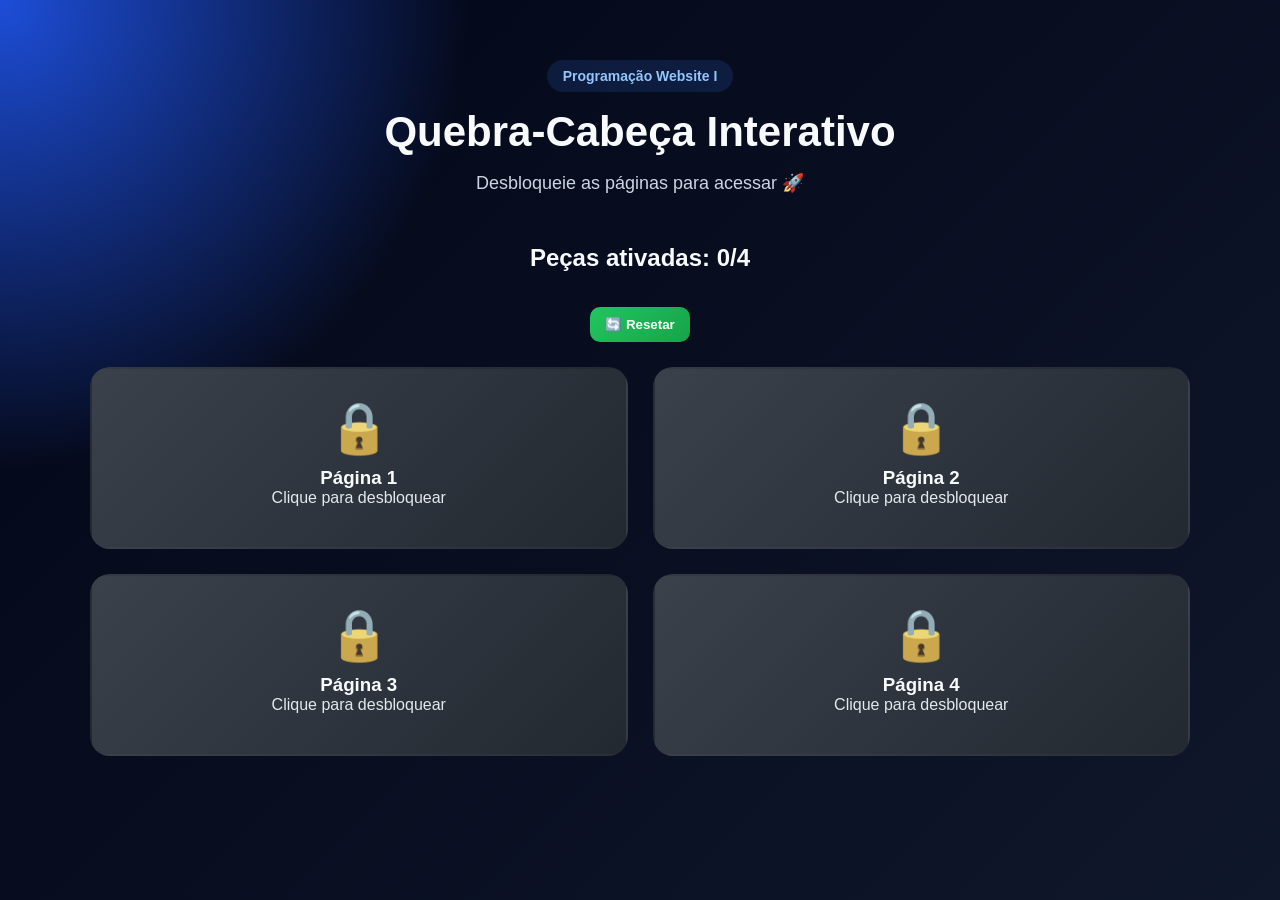
<file: ExemploDOM/index.html>
<!DOCTYPE html>
<html lang="pt-BR">
<head>
  <meta charset="UTF-8">
  <meta name="viewport" content="width=device-width, initial-scale=1.0">
  <title>Quebra-Cabeça Interativo</title>
  <link rel="stylesheet" href="css/style.css">
</head>
<body>

  <main class="container">

    <section class="hero">
      <p class="tag">Programação Website I</p>
      <h1>Quebra-Cabeça Interativo</h1>
      <p class="descricao">
        Desbloqueie as páginas para acessar 🚀
      </p>
    </section>

    <section class="area-projeto">

      <div class="contador-box">
        <h2>Peças ativadas: <span id="contador">0</span>/4</h2>

        <!-- MENSAGEM FINAL -->
        <p id="mensagemFinal" style="text-align:center; margin-top:20px; font-weight:bold;"></p>

        <!-- 🔄 BOTÃO RESET (ADICIONADO AQUI) -->
        <button id="reset" style="
          margin-top:15px;
          padding:10px 15px;
          border:none;
          border-radius:10px;
          background: linear-gradient(135deg, #22c55e, #16a34a);
          color:white;
          font-weight:bold;
          cursor:pointer;
        ">
          🔄 Resetar
        </button>

      </div>

      <div class="grid-pecas">

        <!-- PEÇA 1 -->
        <div class="peca bloqueada">
          <span class="icone">🔒</span>
          <h3>Página 1</h3>
          <p class="texto">Clique para desbloquear</p>

          <a href="aula.html" target="_blank">
            <button class="btn-abrir">Ir para página</button>
          </a>
        </div>

        <!-- PEÇA 2 -->
        <div class="peca bloqueada">
          <span class="icone">🔒</span>
          <h3>Página 2</h3>
          <p class="texto">Clique para desbloquear</p>

          <a href="aula2.html" target="_blank">
            <button class="btn-abrir">Ir para página</button>
          </a>
        </div>

        <!-- PEÇA 3 -->
        <div class="peca bloqueada">
          <span class="icone">🔒</span>
          <h3>Página 3</h3>
          <p class="texto">Clique para desbloquear</p>
          <button class="btn-abrir">Ir para página</button>
        </div>

        <!-- PEÇA 4 -->
        <div class="peca bloqueada">
          <span class="icone">🔒</span>
          <h3>Página 4</h3>
          <p class="texto">Clique para desbloquear</p>
          <button class="btn-abrir">Ir para página</button>
        </div>

      </div>

    </section>

  </main>

  <script src="js/script.js"></script>
</body>
</html>
</file>
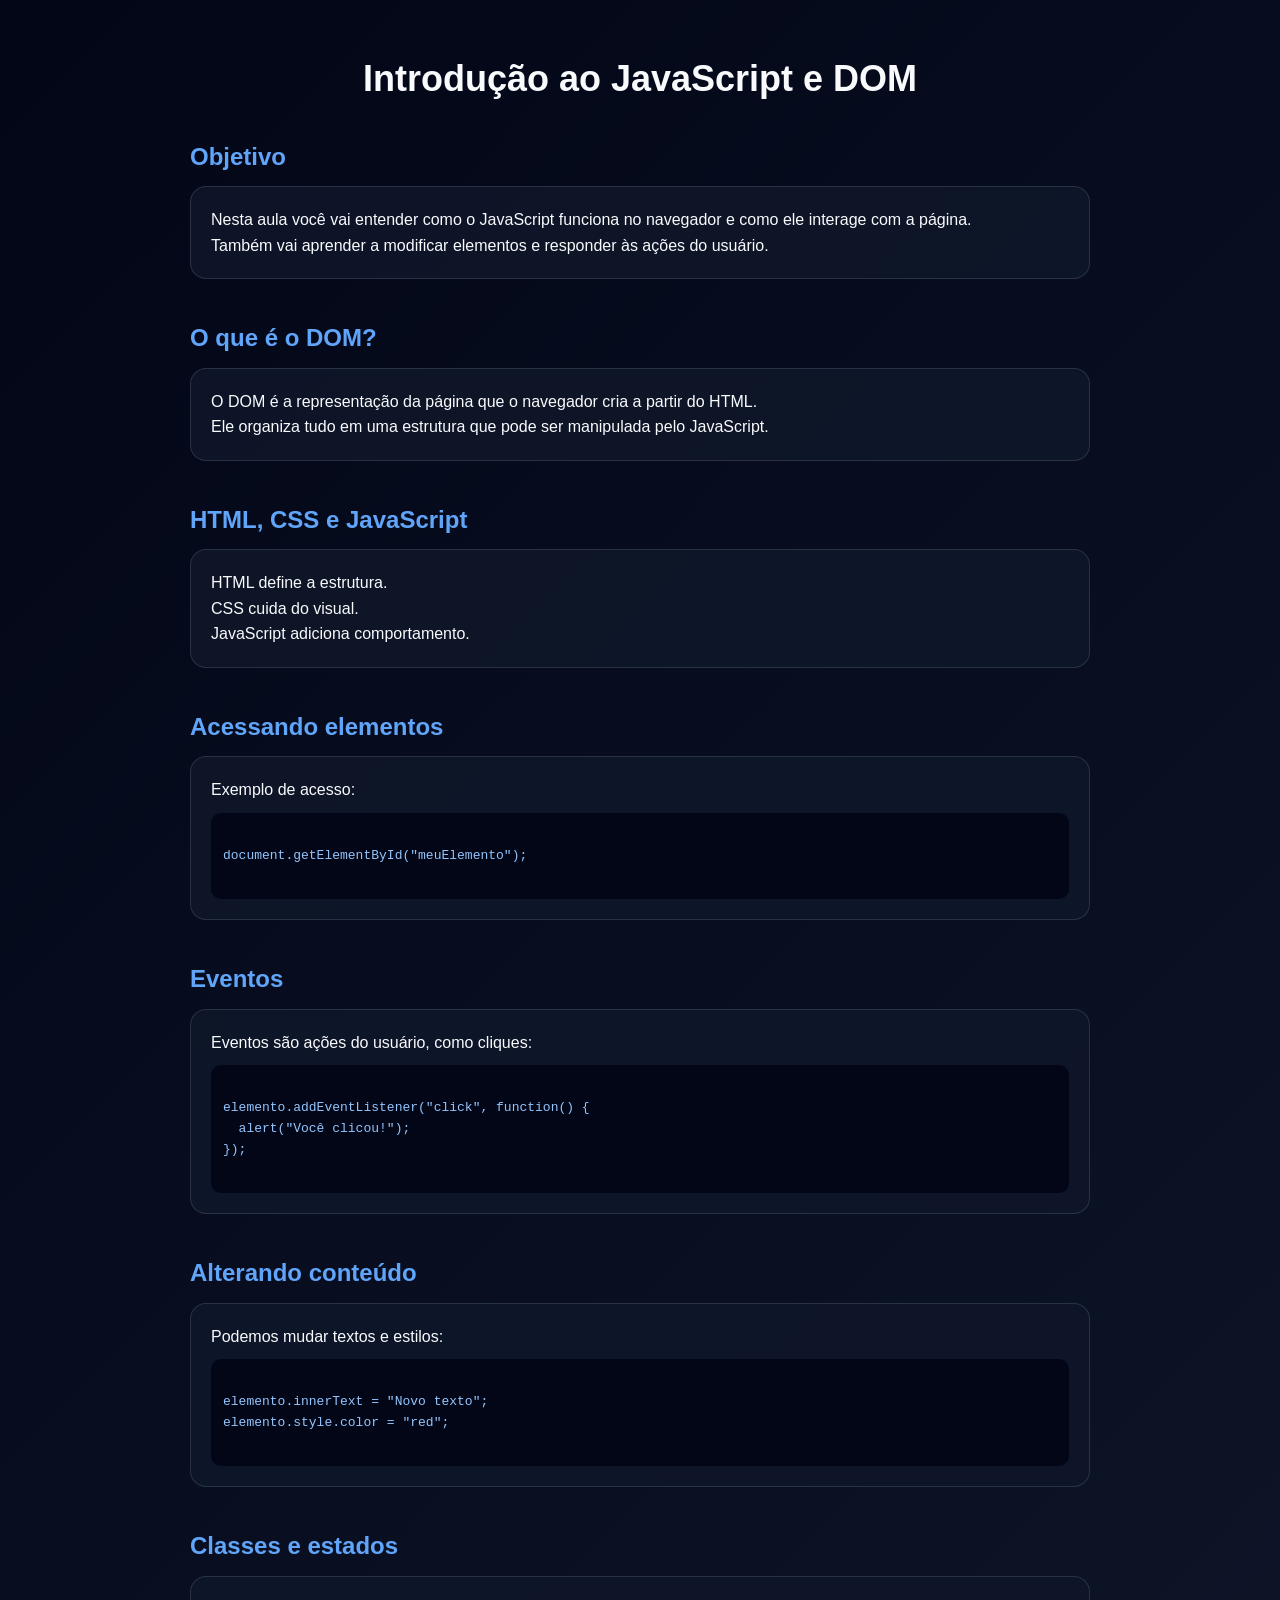
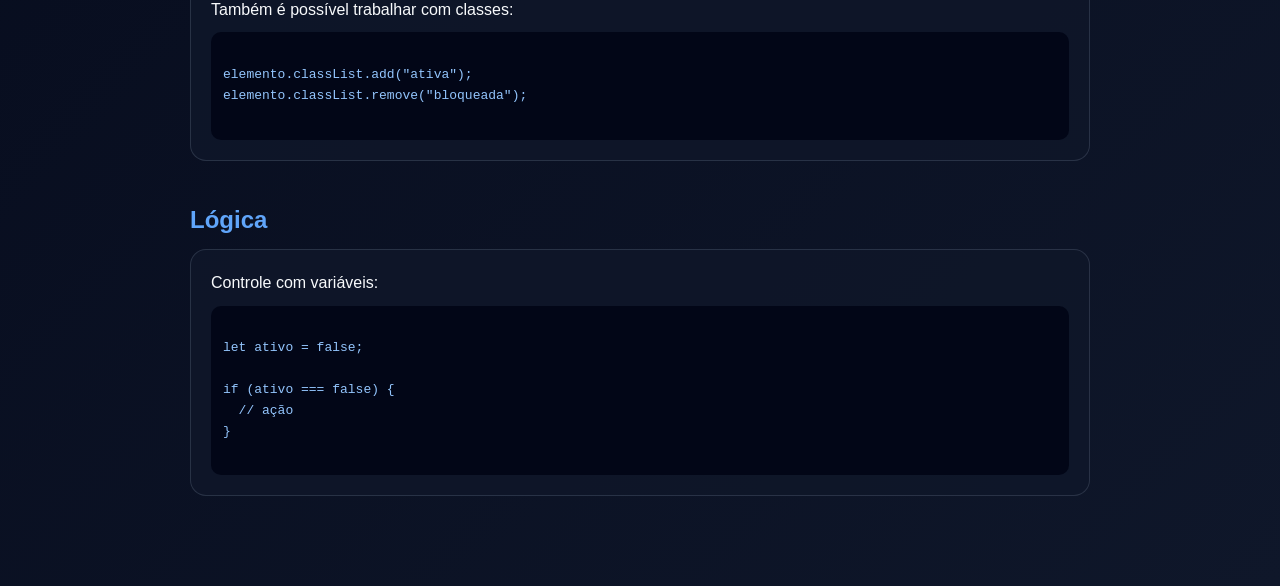
<file: ExemploDOM/aula.html>
<!DOCTYPE html>
<html lang="pt-BR">
<head>
  <meta charset="UTF-8">
  <meta name="viewport" content="width=device-width, initial-scale=1.0">
  <title>Aula - JavaScript e DOM</title>

  <!-- LINK DO CSS -->
  <link rel="stylesheet" href="css/aula.css">
</head>
<body>

  <main class="container">

    <h1>Introdução ao JavaScript e DOM</h1>

    <section>
      <h2> Objetivo</h2>
      <div class="card">
        <p>Nesta aula você vai entender como o JavaScript funciona no navegador e como ele interage com a página.</p>
        <p>Também vai aprender a modificar elementos e responder às ações do usuário.</p>
      </div>
    </section>

    <section>
      <h2> O que é o DOM?</h2>
      <div class="card">
        <p>O DOM é a representação da página que o navegador cria a partir do HTML.</p>
        <p>Ele organiza tudo em uma estrutura que pode ser manipulada pelo JavaScript.</p>
      </div>
    </section>

    <section>
      <h2> HTML, CSS e JavaScript</h2>
      <div class="card">
        <p>HTML define a estrutura.</p>
        <p>CSS cuida do visual.</p>
        <p>JavaScript adiciona comportamento.</p>
      </div>
    </section>

    <section>
      <h2> Acessando elementos</h2>
      <div class="card">
        <p>Exemplo de acesso:</p>

        <pre><code>
document.getElementById("meuElemento");
        </code></pre>
      </div>
    </section>

    <section>
      <h2> Eventos</h2>
      <div class="card">
        <p>Eventos são ações do usuário, como cliques:</p>

        <pre><code>
elemento.addEventListener("click", function() {
  alert("Você clicou!");
});
        </code></pre>
      </div>
    </section>

    <section>
      <h2> Alterando conteúdo</h2>
      <div class="card">
        <p>Podemos mudar textos e estilos:</p>

        <pre><code>
elemento.innerText = "Novo texto";
elemento.style.color = "red";
        </code></pre>
      </div>
    </section>

    <section>
      <h2> Classes e estados</h2>
      <div class="card">
        <p>Também é possível trabalhar com classes:</p>

        <pre><code>
elemento.classList.add("ativa");
elemento.classList.remove("bloqueada");
        </code></pre>
      </div>
    </section>

    <section>
      <h2> Lógica</h2>
      <div class="card">
        <p>Controle com variáveis:</p>

        <pre><code>
let ativo = false;

if (ativo === false) {
  // ação
}
        </code></pre>
      </div>
    </section>

  </main>

</body>
</html>
</file>
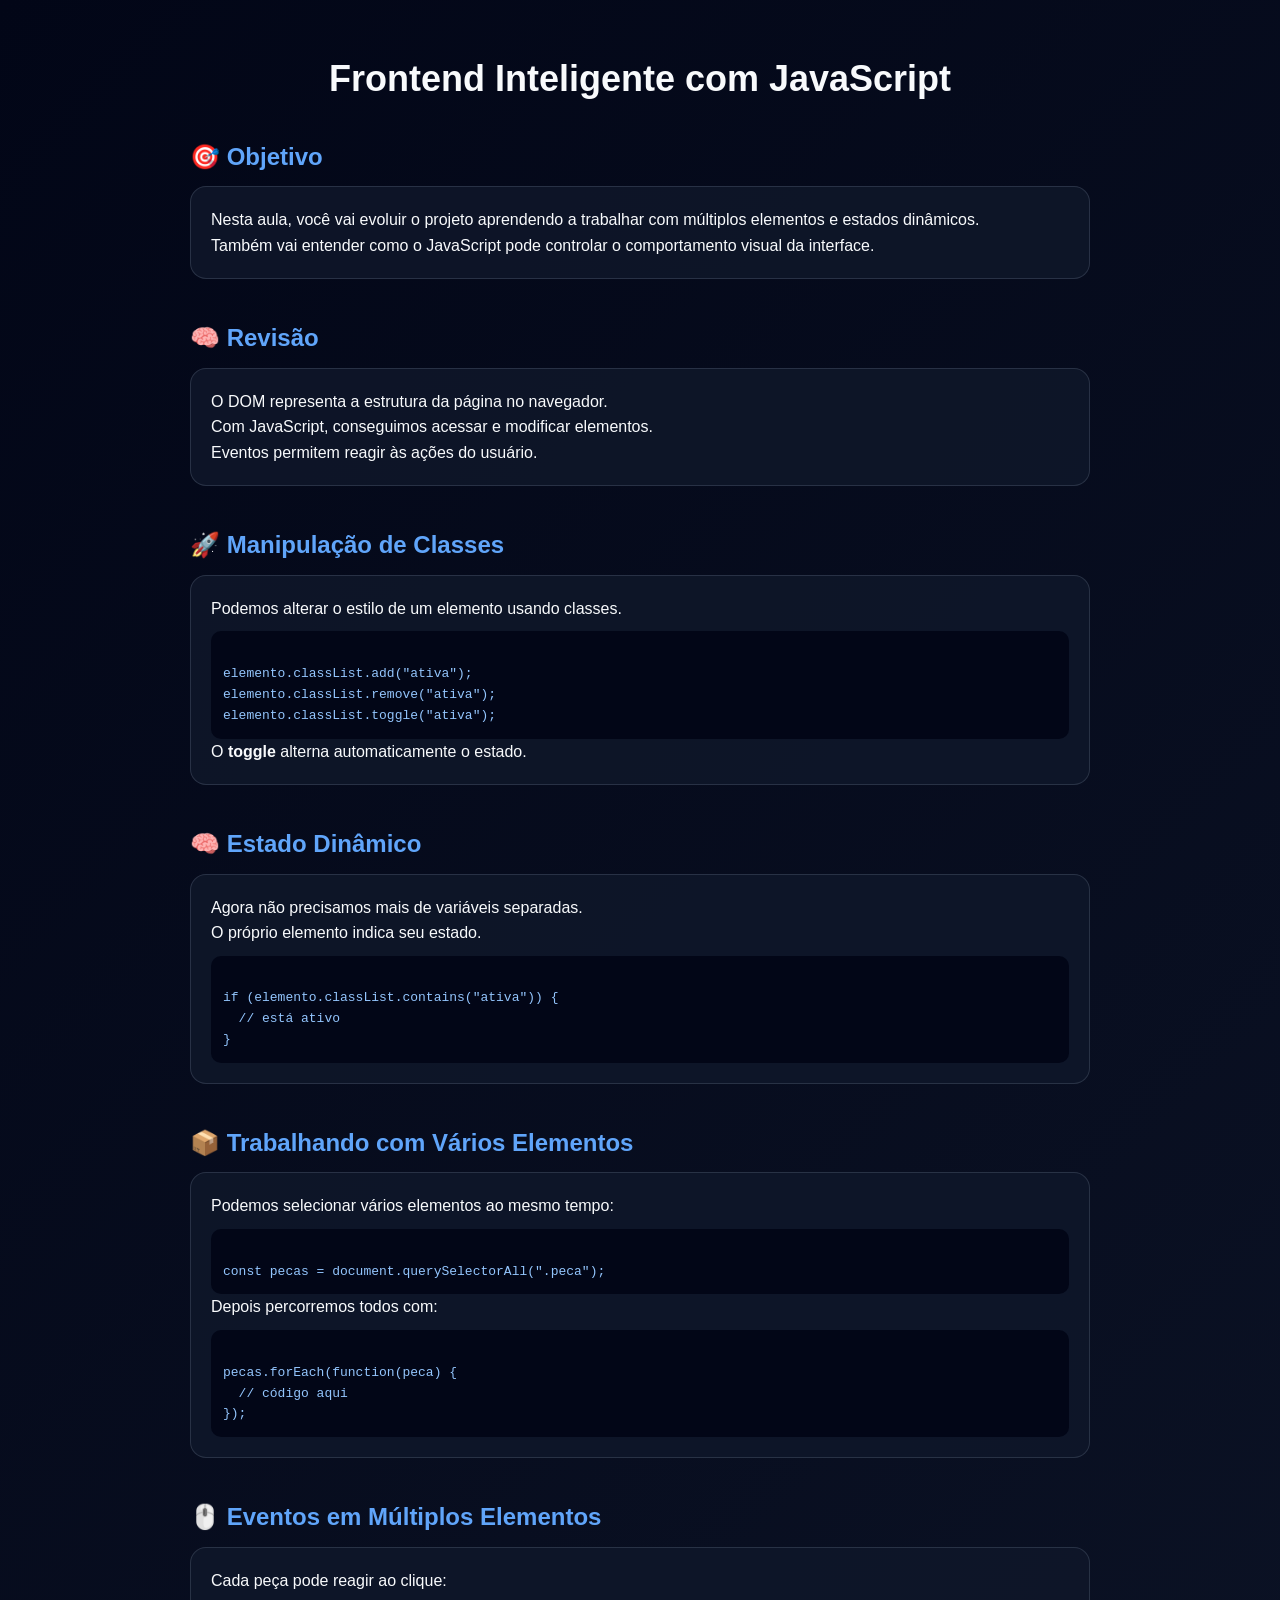
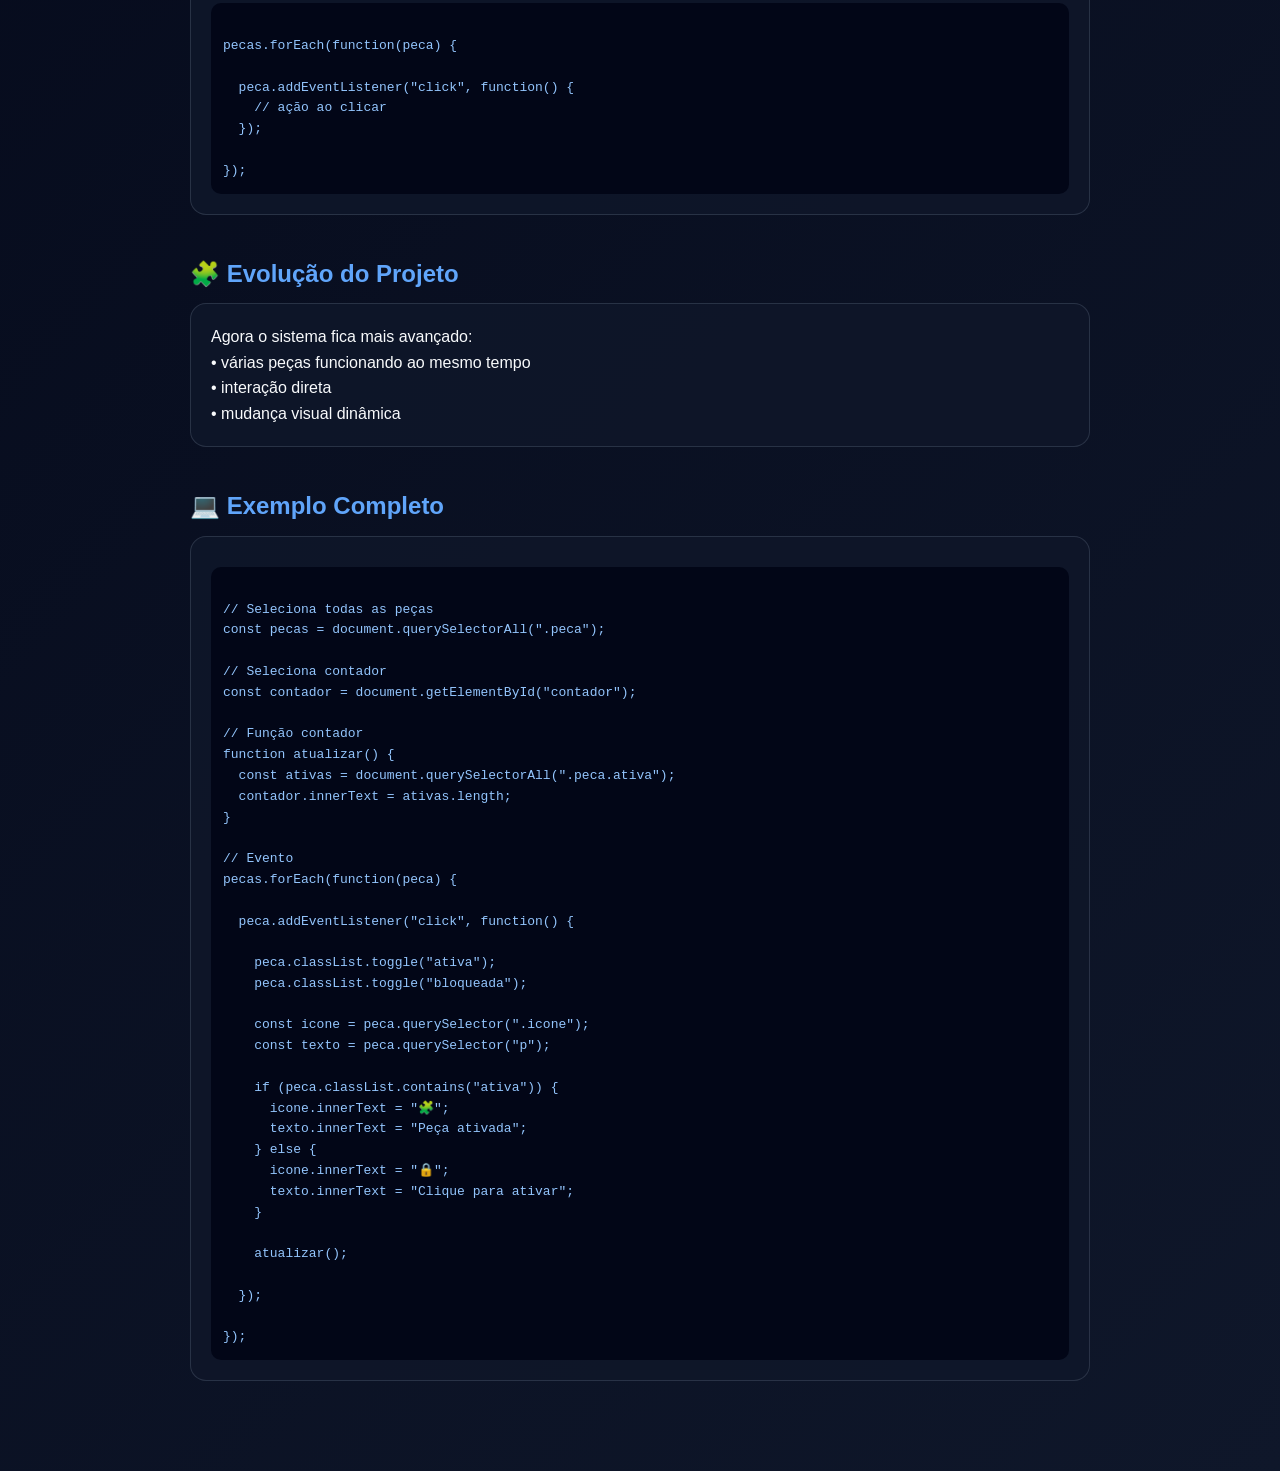
<file: ExemploDOM/aula2.html>
<!DOCTYPE html>
<html lang="pt-BR">
<head>
  <meta charset="UTF-8">
  <meta name="viewport" content="width=device-width, initial-scale=1.0">
  <title>Aula 2 - Frontend Inteligente</title>

  <link rel="stylesheet" href="css/aula.css">
</head>
<body>

  <main class="container">

    <h1>Frontend Inteligente com JavaScript</h1>

    <section>
      <h2>🎯 Objetivo</h2>
      <div class="card">
        <p>Nesta aula, você vai evoluir o projeto aprendendo a trabalhar com múltiplos elementos e estados dinâmicos.</p>
        <p>Também vai entender como o JavaScript pode controlar o comportamento visual da interface.</p>
      </div>
    </section>

    <section>
      <h2>🧠 Revisão</h2>
      <div class="card">
        <p>O DOM representa a estrutura da página no navegador.</p>
        <p>Com JavaScript, conseguimos acessar e modificar elementos.</p>
        <p>Eventos permitem reagir às ações do usuário.</p>
      </div>
    </section>

    <section>
      <h2>🚀 Manipulação de Classes</h2>
      <div class="card">
        <p>Podemos alterar o estilo de um elemento usando classes.</p>

<pre><code>
elemento.classList.add("ativa");
elemento.classList.remove("ativa");
elemento.classList.toggle("ativa");
</code></pre>

        <p>O <strong>toggle</strong> alterna automaticamente o estado.</p>
      </div>
    </section>

    <section>
      <h2>🧠 Estado Dinâmico</h2>
      <div class="card">
        <p>Agora não precisamos mais de variáveis separadas.</p>
        <p>O próprio elemento indica seu estado.</p>

<pre><code>
if (elemento.classList.contains("ativa")) {
  // está ativo
}
</code></pre>

      </div>
    </section>

    <section>
      <h2>📦 Trabalhando com Vários Elementos</h2>
      <div class="card">
        <p>Podemos selecionar vários elementos ao mesmo tempo:</p>

<pre><code>
const pecas = document.querySelectorAll(".peca");
</code></pre>

        <p>Depois percorremos todos com:</p>

<pre><code>
pecas.forEach(function(peca) {
  // código aqui
});
</code></pre>

      </div>
    </section>

    <section>
      <h2>🖱️ Eventos em Múltiplos Elementos</h2>
      <div class="card">
        <p>Cada peça pode reagir ao clique:</p>

<pre><code>
pecas.forEach(function(peca) {

  peca.addEventListener("click", function() {
    // ação ao clicar
  });

});
</code></pre>

      </div>
    </section>

    <section>
      <h2>🧩 Evolução do Projeto</h2>
      <div class="card">
        <p>Agora o sistema fica mais avançado:</p>
        <p>• várias peças funcionando ao mesmo tempo</p>
        <p>• interação direta</p>
        <p>• mudança visual dinâmica</p>
      </div>
    </section>

    <section>
      <h2>💻 Exemplo Completo</h2>
      <div class="card">

<pre><code>
// Seleciona todas as peças
const pecas = document.querySelectorAll(".peca");

// Seleciona contador
const contador = document.getElementById("contador");

// Função contador
function atualizar() {
  const ativas = document.querySelectorAll(".peca.ativa");
  contador.innerText = ativas.length;
}

// Evento
pecas.forEach(function(peca) {

  peca.addEventListener("click", function() {

    peca.classList.toggle("ativa");
    peca.classList.toggle("bloqueada");

    const icone = peca.querySelector(".icone");
    const texto = peca.querySelector("p");

    if (peca.classList.contains("ativa")) {
      icone.innerText = "🧩";
      texto.innerText = "Peça ativada";
    } else {
      icone.innerText = "🔒";
      texto.innerText = "Clique para ativar";
    }

    atualizar();

  });

});
</code></pre>

      </div>
    </section>

  </main>

</body>
</html>
</file>
<file: ExemploDOM/css/style.css>
/* RESET */
* {
  margin: 0;
  padding: 0;
  box-sizing: border-box;
}

/* BODY */
body {
  min-height: 100vh;
  font-family: Arial, Helvetica, sans-serif;
  background:
    radial-gradient(circle at top left, #1d4ed8, transparent 30%),
    linear-gradient(135deg, #020617, #0f172a);
  color: #f8fafc;
}

/* CONTAINER */
.container {
  width: 90%;
  max-width: 1100px;
  margin: 0 auto;
  padding: 60px 0;
}

/* HERO */
.hero {
  text-align: center;
  margin-bottom: 50px;
}

.tag {
  display: inline-block;
  padding: 8px 16px;
  margin-bottom: 16px;
  border-radius: 999px;
  background-color: rgba(59, 130, 246, 0.15);
  color: #93c5fd;
  font-size: 14px;
  font-weight: bold;
}

.hero h1 {
  font-size: 42px;
  margin-bottom: 16px;
}

.descricao {
  max-width: 650px;
  margin: 0 auto;
  color: #cbd5e1;
  font-size: 18px;
}

/* CONTADOR */
.contador-box {
  text-align: center;
  margin-bottom: 25px;
}

/* GRID */
.grid-pecas {
  display: grid;
  grid-template-columns: repeat(2, 1fr);
  gap: 25px;
}

/* PEÇA */
.peca {
  padding: 30px;
  border-radius: 20px;
  text-align: center;
  cursor: pointer;
  transition: 0.3s;
  background: #334155;
  border: 2px solid transparent;
}

/* HOVER */
.peca:hover {
  transform: scale(1.05);
}

/* BLOQUEADA */
.bloqueada {
  background: linear-gradient(135deg, #374151, #1f2937);
  filter: grayscale(40%);
}

/* ATIVA */
.ativa {
  filter: none;
  transform: scale(1.03);
  box-shadow: 0 15px 40px rgba(0,0,0,0.4);
}

/* CORES BONITAS */
.peca:nth-child(1).ativa {
  background: linear-gradient(135deg, #22c55e, #16a34a);
}

.peca:nth-child(2).ativa {
  background: linear-gradient(135deg, #3b82f6, #2563eb);
}

.peca:nth-child(3).ativa {
  background: linear-gradient(135deg, #f59e0b, #d97706);
}

.peca:nth-child(4).ativa {
  background: linear-gradient(135deg, #ef4444, #dc2626);
}

/* ÍCONE */
.icone {
  font-size: 50px;
  display: block;
  margin-bottom: 10px;
}

/* TEXTO */
.texto {
  margin-bottom: 10px;
  color: #e2e8f0;
}

/* BOTÃO */
.btn-abrir {
  margin-top: 15px;
  padding: 10px 15px;
  border: none;
  border-radius: 10px;
  background: linear-gradient(135deg, #2563eb, #7c3aed);
  color: white;
  font-weight: bold;
  cursor: pointer;
  display: none;
  transition: 0.3s;
}

/* HOVER BOTÃO */
.btn-abrir:hover {
  transform: translateY(-2px);
  box-shadow: 0 10px 20px rgba(37, 99, 235, 0.4);
}

/* MOSTRAR BOTÃO SÓ QUANDO ATIVA */
.ativa .btn-abrir {
  display: inline-block;
}

/* RESPONSIVO */
@media (max-width: 800px) {
  .grid-pecas {
    grid-template-columns: 1fr;
  }

  .hero h1 {
    font-size: 32px;
  }
}
</file>
<file: ExemploDOM/css/aula.css>
/* Reset básico */
* {
  margin: 0;
  padding: 0;
  box-sizing: border-box;
}

/* Corpo */
body {
  font-family: Arial, Helvetica, sans-serif;
  background: linear-gradient(135deg, #020617, #0f172a);
  color: #f8fafc;
  line-height: 1.6;
}

/* Container */
.container {
  width: 90%;
  max-width: 900px;
  margin: 0 auto;
  padding: 50px 0;
}

/* Títulos */
h1 {
  font-size: 36px;
  margin-bottom: 30px;
  text-align: center;
}

h2 {
  color: #60a5fa;
  margin-bottom: 10px;
}

/* Seções */
section {
  margin-bottom: 40px;
}

/* Card */
.card {
  background: rgba(15, 23, 42, 0.9);
  padding: 20px;
  border-radius: 16px;
  border: 1px solid rgba(148, 163, 184, 0.2);
}

/* Código */
pre {
  margin-top: 10px;
}

code {
  display: block;
  background: #020617;
  padding: 12px;
  border-radius: 10px;
  color: #93c5fd;
  overflow-x: auto;
}
</file>
